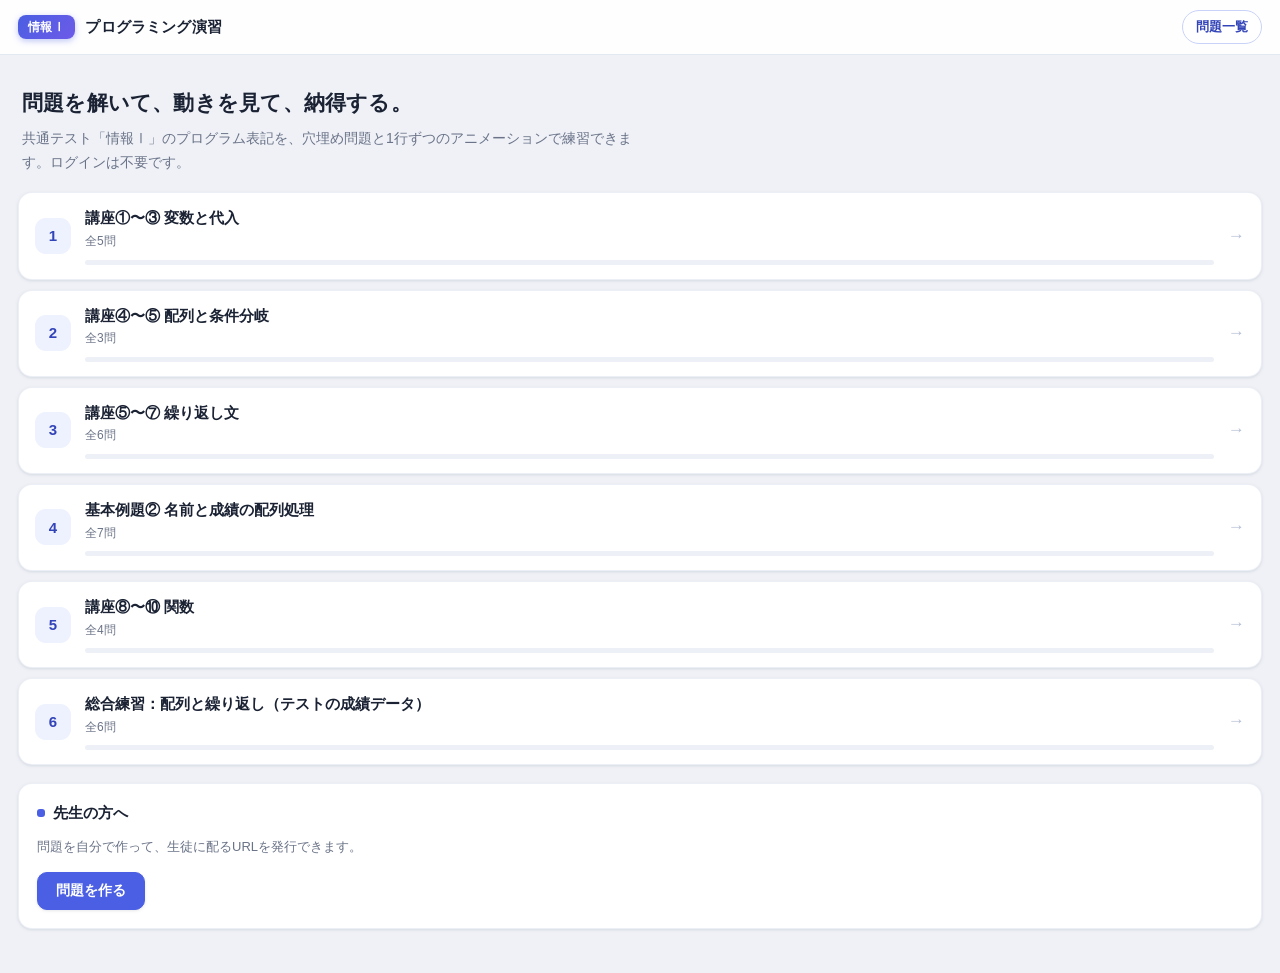
<file: index.html>
<!DOCTYPE html>
<html lang="ja">
<head>
<meta charset="utf-8">
<meta name="viewport" content="width=device-width, initial-scale=1, viewport-fit=cover">
<title>共通テスト情報Ⅰ プログラミング演習</title>
<link rel="stylesheet" href="style.css?v=10">
</head>
<body>

<div class="topbar">
  <span class="brand">情報Ⅰ</span>
  <h1>プログラミング演習</h1>
  <span class="sub" id="setname"></span>
  <span class="spacer"></span>
  <a href="#/" id="homelink">問題一覧</a>
</div>

<div class="wrap" id="app"></div>

<div class="tray" id="tray" hidden>
  <div class="trayhead" id="trayhead">
    <span class="traytitle">選択肢</span>
    <span class="traytip" id="traytip">タップして選ぶ → 空欄をタップ（長押しでドラッグ）</span>
    <button class="traytoggle" id="traytoggle" aria-label="選択肢の開閉">▼</button>
  </div>
  <div class="chips" id="chips"></div>
</div>

<script src="codec.js?v=10"></script>
<script src="dncl.js?v=10"></script>
<script src="problems.js?v=10"></script>
<script src="app.js?v=10"></script>
</body>
</html>
</file>
<file: style.css>
/* =========================================================================
   共通テスト情報Ⅰ プログラミング演習 — デザインシステム
   -------------------------------------------------------------------------
   ・基調: インディゴ（操作・構造） / アンバー（実行アニメの注目色）
   ・カードは角丸14px＋淡い影。罫線は最小限にして余白で区切る
   ・紙芝居ヒントはモーダル（.kmodal）で表示し、問題画面を散らかさない
   ========================================================================= */
:root {
  --pri: #4a5fe3;
  --pri-d: #3244b8;
  --pri-l: #eef1fe;
  --pri-line: #c9d2f8;
  --acc: #f59e0b;
  --acc-d: #b45309;
  --acc-l: #fef3df;
  --ok: #17a34a;
  --ok-l: #e7f8ee;
  --ng: #e0434f;
  --ng-l: #fdecee;
  --bg: #eff1f7;
  --card: #ffffff;
  --line: #e4e8f1;
  --text: #1a2233;
  --muted: #6a7387;
  --code-bg: #131b2e;
  --code-fg: #e8edf7;
  --sh-sm: 0 1px 2px rgba(23, 30, 54, .05), 0 1px 4px rgba(23, 30, 54, .06);
  --sh-md: 0 4px 10px rgba(23, 30, 54, .07), 0 2px 4px rgba(23, 30, 54, .05);
  --sh-lg: 0 18px 50px rgba(15, 23, 42, .28);
  --r-card: 14px;
  --r-btn: 10px;
  --mono: "SFMono-Regular", Consolas, "Liberation Mono", Menlo, "Courier New", monospace;
  --sans: -apple-system, BlinkMacSystemFont, "Hiragino Sans", "Hiragino Kaku Gothic ProN", "Noto Sans JP", sans-serif;
}

* { box-sizing: border-box; }
html, body { margin: 0; padding: 0; }
body {
  font-family: var(--sans);
  background: var(--bg);
  color: var(--text);
  line-height: 1.7;
  -webkit-text-size-adjust: 100%;
}
code { font-family: var(--mono); background: #eaeef7; padding: 1px 6px; border-radius: 5px; font-size: .92em; }
a { color: var(--pri-d); }
:focus-visible { outline: 2px solid var(--pri); outline-offset: 2px; }

/* ---------- header ---------- */
.topbar {
  background: rgba(255, 255, 255, .92);
  -webkit-backdrop-filter: blur(10px); backdrop-filter: blur(10px);
  color: var(--text);
  padding: 10px 18px;
  display: flex; align-items: center; gap: 10px;
  flex-wrap: wrap;
  border-bottom: 1px solid var(--line);
  position: sticky; top: 0; z-index: 40;
}
.topbar .brand {
  font-size: 12px; font-weight: 800; letter-spacing: .04em;
  color: #fff; background: linear-gradient(135deg, var(--pri) 0%, #6d5ae8 100%);
  border-radius: 8px; padding: 3px 10px; line-height: 1.5;
  box-shadow: 0 2px 6px rgba(74, 95, 227, .35);
}
.topbar h1 { font-size: 15px; margin: 0; font-weight: 700; letter-spacing: .01em; }
.topbar .sub { font-size: 12px; color: var(--muted); }
.topbar .spacer { flex: 1; }
.topbar a {
  color: var(--pri-d); text-decoration: none; font-size: 13px; font-weight: 600;
  padding: 5px 13px; border-radius: 999px; border: 1px solid var(--pri-line); background: #fff;
}
.topbar a:hover { background: var(--pri-l); }

/* ---------- layout ---------- */
.wrap { max-width: 1280px; margin: 0 auto; padding: 20px 18px calc(var(--trayh, 170px) + 28px); }
.cols { display: grid; grid-template-columns: minmax(0, 1.05fr) minmax(0, .95fr); gap: 18px; align-items: start; }
@media (max-width: 980px) { .cols { grid-template-columns: minmax(0, 1fr); } }
.cols > div { min-width: 0; }

.card {
  background: var(--card);
  border: 1px solid rgba(228, 232, 241, .7);
  border-radius: var(--r-card);
  padding: 18px;
  margin-bottom: 16px;
  box-shadow: var(--sh-sm);
}
.card h2 {
  display: flex; align-items: center; gap: 8px;
  font-size: 15px; margin: 0 0 12px; font-weight: 700;
  line-height: 1.4;
}
.card h2::before {
  content: ''; flex: 0 0 auto;
  width: 8px; height: 8px; border-radius: 3px;
  background: var(--pri);
}
.card h3 { font-size: 12.5px; margin: 18px 0 6px; color: var(--muted); font-weight: 700; letter-spacing: .02em; }
.q-text { font-size: 15px; margin: 0 0 4px; }

/* ---------- 問題タブ（qnav） ---------- */
.qnav { display: flex; gap: 6px; flex-wrap: wrap; margin-bottom: 16px; }
.qnav a {
  display: inline-flex; align-items: center; gap: 6px;
  padding: 6px 13px; border-radius: 999px; font-size: 13px;
  background: #fff; border: 1px solid var(--line); color: var(--text);
  text-decoration: none; box-shadow: var(--sh-sm);
}
.qnav a.cur { background: var(--pri); color: #fff; border-color: var(--pri); font-weight: 700; }
.qnav a .dot { width: 7px; height: 7px; border-radius: 50%; background: #cbd3e3; display: inline-block; }
.qnav a.cur .dot { background: rgba(255, 255, 255, .55); }
.qnav a.done .dot { background: var(--ok); }

/* ---------- data table ---------- */
table.data { border-collapse: collapse; font-size: 13px; margin: 10px 0 0; }
table.data th, table.data td { border: 1px solid var(--line); padding: 5px 13px; text-align: center; }
table.data th { background: #f3f5fa; font-weight: 700; }
table.data td:first-child, table.data th:first-child { background: #f8f9fd; font-weight: 700; }

/* ---------- code ---------- */
.codebox {
  background: var(--code-bg); color: var(--code-fg);
  border-radius: 12px; padding: 12px 0; overflow-x: auto;
  font-family: var(--mono); font-size: 14px; line-height: 1.9;
}
.cl {
  display: flex; align-items: flex-start; gap: 10px;
  padding: 1px 14px; white-space: pre; transition: background .18s, transform .18s;
  transform-origin: left center; border-left: 3px solid transparent;
}
.cl .ln { color: #5d6a85; user-select: none; flex: 0 0 auto; font-size: 12px; padding-top: 3px; }
.cl .ct { flex: 1 1 auto; }
.cl.active {
  background: rgba(245, 158, 11, .16);
  border-left-color: var(--acc);
  transform: scale(1.025);
}
.cl.done-flash { background: rgba(74, 95, 227, .18); }
.tok-str { color: #9ecbff; }
.tok-num { color: #f6bd7d; }
.tok-kw { color: #ff9dc0; }
.tok-fn { color: #7ee0c0; }
.tok-cmt { color: #7d8a99; }

/* ---------- slots（コード中の空欄） ---------- */
.slot {
  display: inline-block; min-width: 88px; padding: 0 8px;
  background: #263352; border: 2px dashed #7e93bd; border-radius: 6px;
  color: #cfdcf2; text-align: center; cursor: pointer;
  vertical-align: baseline; font-family: var(--mono);
  touch-action: none;   /* 空欄からつまみ出すのもすぐできるように */
}
.slot .ph { color: #8ba0c4; font-size: 12px; }
.slot.filled { background: #3a50c9; border: 2px solid #8fa3ff; color: #fff; }
.slot.over { background: var(--acc); border-color: #fff; color: #fff; }
.slot.correct { background: #14603a; border: 2px solid #46c185; }
.slot.wrong { background: #7a2731; border: 2px solid #e07c86; }
/* 選択肢を選んでいる間、入れられる空欄を光らせる */
.slot.awaiting { border-color: var(--acc); animation: slotpulse 1.2s ease-in-out infinite; }
@keyframes slotpulse {
  0%, 100% { box-shadow: 0 0 0 0 rgba(245, 158, 11, .6); }
  50% { box-shadow: 0 0 0 6px rgba(245, 158, 11, 0); }
}

/* ---------- 選択肢トレイ ---------- */
.tray {
  position: fixed; left: 0; right: 0; bottom: 0; z-index: 30;
  background: rgba(255, 255, 255, .96);
  -webkit-backdrop-filter: blur(10px); backdrop-filter: blur(10px);
  border-top: 1px solid var(--line);
  border-radius: 18px 18px 0 0;
  box-shadow: 0 -6px 24px rgba(23, 30, 54, .12);
  padding-bottom: env(safe-area-inset-bottom);
}
.trayhead {
  display: flex; align-items: center; gap: 10px;
  padding: 9px 16px;
  border-bottom: 1px solid var(--line);
}
.traytitle {
  font-size: 12.5px; font-weight: 800; color: var(--pri-d);
  background: var(--pri-l); border: 1px solid var(--pri-line);
  border-radius: 999px; padding: 2px 12px;
  flex: 0 0 auto;
}
.traytip { font-size: 11.5px; color: var(--muted); flex: 1 1 auto; line-height: 1.4; }
.traytoggle { flex: 0 0 auto; padding: 4px 11px; font-size: 12px; border-radius: 999px; }

.chips {
  display: flex; flex-wrap: wrap; gap: 8px;
  padding: 12px 16px 14px;
  max-height: 150px; overflow-y: auto;
  -webkit-overflow-scrolling: touch; overscroll-behavior: contain;
}
.tray.collapsed .chips { display: none; }

.chip {
  display: inline-flex; align-items: center; gap: 8px;
  font-family: var(--mono); font-size: 13.5px;
  padding: 7px 13px 7px 7px; border-radius: 10px;
  background: #fff; border: 1.5px solid var(--pri-line); color: var(--pri-d);
  cursor: grab; white-space: nowrap;
  box-shadow: var(--sh-sm);
  transition: transform .12s, background .12s;
  touch-action: none;                  /* 全部見えているとき＝触ってすぐドラッグ */
}
/* はみ出してスクロールが必要なときだけ、上下スワイプをスクロールに譲る */
.chips.scrollable .chip { touch-action: pan-y; }
/* 長押ししたときに文字選択・コピーメニュー・虫めがねが出ないようにする */
.chip, .slot, .trayhead, .ghost {
  -webkit-user-select: none; -moz-user-select: none; -ms-user-select: none; user-select: none;
  -webkit-touch-callout: none;
  -webkit-tap-highlight-color: transparent;
}
.chip:active { background: var(--pri-l); }
.chip.pressing { transform: scale(.96); background: var(--pri-l); }
.chip .cnum {
  font-family: var(--sans); font-weight: 700; font-size: 12px;
  color: #fff; background: var(--pri); border-radius: 6px;
  min-width: 23px; height: 21px; line-height: 21px; text-align: center;
}
.chip.selected { background: var(--acc-l); border-color: var(--acc); color: var(--acc-d); }
.chip.selected .cnum { background: var(--acc); }
.chip.lifting { opacity: .3; transform: none; }
body.dragging, body.dragging * {
  -webkit-user-select: none !important; -moz-user-select: none !important; user-select: none !important;
  -webkit-touch-callout: none;
}

.ghost {
  position: fixed; z-index: 100; pointer-events: none;
  font-family: var(--mono); font-size: 13.5px;
  padding: 8px 13px; border-radius: 10px;
  background: var(--acc); color: #fff; box-shadow: 0 8px 22px rgba(0, 0, 0, .3);
  transform: translate(-50%, -50%) scale(1.06);
}

/* ---------- buttons ---------- */
.btns { display: flex; gap: 8px; flex-wrap: wrap; margin-top: 14px; }
button {
  font-family: var(--sans); font-size: 14px;
  padding: 9px 18px; border-radius: var(--r-btn); border: 1px solid var(--line);
  background: #fff; color: var(--text); cursor: pointer;
  box-shadow: var(--sh-sm);
  transition: background .12s, transform .06s, box-shadow .12s;
}
button:hover { background: #f6f8fc; }
button:active { transform: translateY(1px); }
button.primary { background: var(--pri); border-color: var(--pri); color: #fff; font-weight: 700; }
button.primary:hover { background: var(--pri-d); }
button.accent { background: var(--acc); border-color: var(--acc); color: #fff; font-weight: 700; }
button.accent:hover { filter: brightness(.94); }
button:disabled { opacity: .45; cursor: default; box-shadow: none; }
button.icon { padding: 7px 12px; font-size: 15px; }

/* ヒントボタン（控えめだが見つけやすい） */
button.hint {
  display: inline-flex; align-items: center; gap: 8px;
  background: var(--pri-l); border: 1px solid var(--pri-line); color: var(--pri-d);
  font-weight: 700;
}
button.hint:hover { background: #e2e8fd; }
.hint-ic {
  display: inline-flex; align-items: center; justify-content: center;
  width: 20px; height: 20px; border-radius: 50%;
  background: var(--pri); color: #fff; font-size: 12.5px; font-weight: 800;
}

/* ---------- result ---------- */
.result { margin-top: 14px; padding: 13px 15px; border-radius: 10px; font-size: 14px; display: none; }
.result.show { display: block; }
.result.ok { background: var(--ok-l); border: 1px solid #bfe8cf; }
.result.ng { background: var(--ng-l); border: 1px solid #f5c8cd; }
.result h4 { margin: 0 0 6px; font-size: 15px; }
.result.ok h4 { color: #12703a; }
.result.ng h4 { color: #b3313c; }
.result ul { margin: 6px 0 0; padding-left: 20px; }
.result li { margin-bottom: 5px; }
.result .bno { font-family: var(--mono); font-weight: 700; }
.hintbox { margin-top: 10px; padding: 10px 12px; background: var(--acc-l); border-left: 4px solid var(--acc); font-size: 13.5px; display: none; }
.hintbox.show { display: block; }

/* ---------- animation panel ---------- */
.anim-ctrl { display: flex; align-items: center; gap: 6px; flex-wrap: wrap; margin-bottom: 10px; }
.anim-ctrl input[type=range] { width: 110px; accent-color: var(--acc); }
.anim-ctrl .pos { font-size: 12px; color: var(--muted); font-family: var(--mono); }
.narration {
  min-height: 62px; padding: 12px 14px; border-radius: 10px;
  background: var(--acc-l); border: 1px solid #f6dfae;
  font-size: 14px;
}
.narration .badge {
  display: inline-block; font-size: 11px; font-weight: 700; padding: 1px 9px; border-radius: 999px;
  background: var(--acc); color: #fff; margin-right: 8px; vertical-align: 1px;
}
.narration.err { background: var(--ng-l); border-color: #f5c8cd; }

.vars { margin-top: 12px; }
.vrow { display: flex; align-items: center; gap: 10px; margin-bottom: 8px; flex-wrap: wrap; }
.vname { font-family: var(--mono); font-size: 13px; color: var(--muted); min-width: 110px; }
.vval {
  font-family: var(--mono); font-size: 14px; font-weight: 600;
  background: #f1f4fa; border: 1px solid var(--line); border-radius: 7px;
  padding: 3px 12px; min-width: 46px; text-align: center;
  transition: background .25s, transform .25s;
}
.vval.hit { background: var(--acc); color: #fff; transform: scale(1.16); }

.arr { display: flex; gap: 3px; flex-wrap: wrap; }
.cellwrap { display: flex; flex-direction: column; align-items: center; }
.cellwrap .ix { font-size: 10px; color: var(--muted); font-family: var(--mono); }
.cell {
  font-family: var(--mono); font-size: 13px;
  min-width: 44px; padding: 5px 6px; text-align: center;
  border: 1px solid var(--line); background: #fff; border-radius: 6px;
  transition: background .25s, transform .25s, border-color .25s;
}
.cell.hit { background: var(--acc); color: #fff; border-color: var(--acc); transform: scale(1.14); }
.cell.cursor { border-color: var(--pri); box-shadow: 0 0 0 2px var(--pri-l); }

.console {
  margin-top: 12px; background: #0c1322; color: #b9f5c9;
  border-radius: 10px; padding: 10px 12px; font-family: var(--mono); font-size: 13px;
  min-height: 64px; max-height: 190px; overflow-y: auto; white-space: pre-wrap;
}
.console .ph { color: #5b6b7a; }
.console .cline.new { animation: consin .5s ease-out; }
@keyframes consin {
  from { background: rgba(185, 245, 201, .4); color: #fff; }
}

/* ---------- アニメーション演出 ---------- */
/* デスクトップでは実行パネルを追従させ、常に視界に入れる */
@media (min-width: 981px) {
  #animpanel { position: sticky; top: 62px; }
}

/* 進捗バー */
.pbar { height: 4px; background: #e6eaf3; border-radius: 2px; margin-bottom: 10px; overflow: hidden; }
.pbar i { display: block; height: 100%; width: 0; background: var(--acc); transition: width .25s ease-out; }

/* 実行中の行の右端に出る結果バッジ（total ← 50 ／ ○真 ／ i = 2） */
.lbadge {
  display: inline-block; margin-left: 12px; padding: 0 9px;
  border-radius: 6px; font-family: var(--sans); font-size: 11.5px;
  font-weight: 700; line-height: 1.8; vertical-align: 1px; white-space: nowrap;
  animation: badgein .22s ease-out;
}
@keyframes badgein {
  from { opacity: 0; transform: translateY(-5px) scale(.85); }
}
.lbadge.b-assign { background: var(--acc); color: #fff; }
.lbadge.b-true { background: var(--ok); color: #fff; }
.lbadge.b-false { background: #5b6b7a; color: #fff; }
.lbadge.b-loop { background: var(--pri); color: #fff; }
.lbadge.b-out { background: #0c1322; color: #b9f5c9; border: 1px solid #2b3746; }
.lbadge.b-fn { background: #6d5ae8; color: #fff; }

/* 実行行から代入先へ飛ぶ値トークン */
.fly {
  position: fixed; z-index: 90; pointer-events: none;
  font-family: var(--mono); font-size: 13px; font-weight: 700;
  background: var(--acc); color: #fff;
  padding: 3px 11px; border-radius: 13px;
  box-shadow: 0 4px 14px rgba(245, 158, 11, .5);
  transform: translate(-50%, -50%);
  max-width: 60vw; overflow: hidden; text-overflow: ellipsis; white-space: nowrap;
}

/* 変数パネルの「読んだ場所」（青） 。「変わった場所」はオレンジの .hit */
.cell.src { background: var(--pri-l); border-color: var(--pri); }
.vval.src { background: var(--pri-l); border-color: var(--pri); }

/* 凡例 */
.legend { font-weight: 400; font-size: 11px; color: var(--muted); margin-left: 6px; }
.legend .lg {
  display: inline-block; width: 10px; height: 10px; border-radius: 3px;
  margin: 0 3px 0 8px; vertical-align: -1px;
}
.legend .lg.src { background: var(--pri-l); border: 1px solid var(--pri); }
.legend .lg.dst { background: var(--acc); }

/* 配列カーソルの名前ラベル（セルの下に ▲ i と出す） */
.cellwrap { position: relative; }
.arr { padding-bottom: 15px; }
.curlabel {
  position: absolute; top: 100%; left: 50%; transform: translateX(-50%);
  font-family: var(--mono); font-size: 10.5px; font-weight: 700;
  color: var(--pri-d); white-space: nowrap; line-height: 1.4;
}

/* ナレーションの種別バッジ色分けと変化チップ */
.narration .badge.k-assign { background: var(--acc); }
.narration .badge.k-cond { background: var(--pri); }
.narration .badge.k-loop { background: var(--pri-d); }
.narration .badge.k-out { background: #0c1322; }
.narration .badge.k-fn { background: #6d5ae8; }
.ndiff {
  margin-top: 8px; display: flex; align-items: center; gap: 8px; flex-wrap: wrap;
  font-family: var(--mono); font-size: 14.5px;
}
.ndiff .dn { font-weight: 700; color: var(--pri-d); }
.ndiff .old { color: var(--muted); text-decoration: line-through; }
.ndiff .ar { color: var(--muted); }
.ndiff .new { font-weight: 700; background: var(--acc); color: #fff; border-radius: 6px; padding: 0 9px; }
.verdict { font-family: var(--sans); font-weight: 700; font-size: 13px; padding: 1px 10px; border-radius: 6px; }
.verdict.v-ok { background: var(--ok-l); color: var(--ok); border: 1px solid var(--ok); }
.verdict.v-ng { background: #f1f4fa; color: #6a7387; border: 1px solid #cbd3e3; }

@media (prefers-reduced-motion: reduce) {
  .lbadge { animation: none; }
  .fly { display: none; }
  .console .cline.new { animation: none; }
}

/* ---------- home（問題セット一覧） ---------- */
.home-hero { padding: 10px 4px 18px; }
.home-hero h2 { font-size: 21px; margin: 0 0 6px; font-weight: 800; letter-spacing: .01em; }
.home-hero p { margin: 0; color: var(--muted); font-size: 14px; max-width: 620px; }

.setlist { display: flex; flex-direction: column; gap: 10px; margin-bottom: 18px; }
.setcard {
  display: flex; align-items: center; gap: 14px;
  background: #fff; border: 1px solid rgba(228, 232, 241, .7);
  border-radius: var(--r-card); padding: 14px 16px;
  text-decoration: none; color: var(--text);
  box-shadow: var(--sh-sm);
  transition: box-shadow .15s, transform .15s, border-color .15s;
}
.setcard:hover { box-shadow: var(--sh-md); transform: translateY(-1px); border-color: var(--pri-line); }
.setno {
  flex: 0 0 auto; width: 36px; height: 36px; border-radius: 11px;
  display: flex; align-items: center; justify-content: center;
  background: var(--pri-l); color: var(--pri-d);
  font-weight: 800; font-size: 15px;
}
.setcard.done .setno { background: var(--ok-l); color: var(--ok); }
.setbody { flex: 1 1 auto; min-width: 0; display: flex; flex-direction: column; gap: 2px; }
.setbody b { font-size: 15px; line-height: 1.45; }
.setmeta { font-size: 12px; color: var(--muted); overflow: hidden; text-overflow: ellipsis; white-space: nowrap; }
.setbar { display: block; height: 5px; border-radius: 3px; background: #edf0f7; margin-top: 6px; overflow: hidden; }
.setbar i { display: block; height: 100%; background: linear-gradient(90deg, var(--pri), #6d5ae8); border-radius: 3px; }
.setgo { flex: 0 0 auto; color: #b6bfd4; font-size: 17px; font-weight: 700; }
.setcard:hover .setgo { color: var(--pri); }

/* ---------- misc ---------- */
.muted { color: var(--muted); font-size: 13px; }
.list a {
  display: block; padding: 12px 14px; background: #fff; border: 1px solid var(--line);
  border-radius: 10px; margin-bottom: 8px; text-decoration: none; color: var(--text);
}
.list a:hover { border-color: var(--pri); }
.list a b { display: block; font-size: 15px; }
.pager { display: flex; justify-content: space-between; gap: 8px; margin-top: 4px; }

/* teacher */
.field { margin-bottom: 14px; }
.field label { display: block; font-size: 13px; font-weight: 600; margin-bottom: 4px; }
.field .desc { font-size: 12px; color: var(--muted); margin-bottom: 5px; }
input[type=text], textarea, select {
  width: 100%; padding: 8px 11px; border: 1px solid var(--line); border-radius: 9px;
  font-family: var(--sans); font-size: 14px; background: #fff;
}
input[type=text]:focus, textarea:focus, select:focus { outline: 2px solid var(--pri-line); border-color: var(--pri); }
textarea.code { font-family: var(--mono); font-size: 13.5px; line-height: 1.8; }
.urlout {
  word-break: break-all; font-family: var(--mono); font-size: 12px;
  background: #f8f9fd; border: 1px solid var(--line); border-radius: 9px; padding: 10px;
}

/* =========================================================================
   スマホ表示（ここを優先して調整する）
   ========================================================================= */
.only-sp { display: none; }
.nav-short { display: none; }
.tablewrap { overflow-x: auto; -webkit-overflow-scrolling: touch; }
.codebox { -webkit-overflow-scrolling: touch; }
.anim-head { display: flex; align-items: center; justify-content: space-between; gap: 8px; }
.anim-head h2 { margin-bottom: 0; }

@media (max-width: 980px) {
  .only-sp { display: inline-block; }
  .hide-sp { display: none !important; }
  .nav-full { display: none; }
  .nav-short { display: inline; font-weight: 600; }

  .topbar { padding: 9px 12px; }
  .topbar h1 { font-size: 14px; }
  .topbar .sub { display: none; }

  .wrap { padding: 14px 12px calc(var(--trayh, 190px) + 20px); }
  .card { padding: 14px; margin-bottom: 12px; }
  .card h2 { font-size: 14.5px; }
  .card h3 { margin: 12px 0 5px; }
  .q-text { font-size: 14.5px; }
  .result { font-size: 13.5px; }

  .home-hero { padding: 4px 2px 14px; }
  .home-hero h2 { font-size: 18px; }
  .setcard { padding: 12px 13px; gap: 11px; }
  .setno { width: 32px; height: 32px; border-radius: 9px; font-size: 14px; }

  /* 問題ナビは番号だけの1行スクロール */
  .qnav { flex-wrap: nowrap; overflow-x: auto; padding-bottom: 4px; -webkit-overflow-scrolling: touch; }
  .qnav a { flex: 0 0 auto; padding: 8px 15px; font-size: 14px; justify-content: center; }

  /* コードとスロット（指で押しやすく） */
  .codebox { font-size: 13px; line-height: 2.1; }
  .cl { padding: 1px 10px; scroll-margin-top: 64px; scroll-margin-bottom: 58vh; }
  .slot { min-width: 74px; padding: 2px 9px; }

  /* 選択肢トレイ：見出しをつけて「選択肢」だと分かるようにし、中身はスクロールできるようにする */
  .trayhead { padding: 8px 13px; gap: 8px; }
  .traytitle { font-size: 12px; padding: 2px 10px; }
  .traytip { font-size: 11px; }
  .chips { padding: 10px 12px 12px; max-height: 42vh; gap: 7px; }
  .chip { padding: 9px 12px 9px 7px; font-size: 13.5px; }
  .chip .cnum { min-width: 24px; height: 22px; line-height: 22px; }

  button { padding: 10px 16px; }
  .btns { gap: 7px; }
  .pager button { font-size: 13px; padding: 9px 12px; }

  /* 実行パネルを画面下からせり出させ、コードと同時に見えるようにする */
  body.anim-open #animpanel {
    position: fixed; left: 0; right: 0; bottom: 0; z-index: 36;
    max-height: 56vh; overflow-y: auto; background: #fff;
    border-top: 2px solid var(--acc);
    border-radius: 18px 18px 0 0;
    box-shadow: 0 -6px 24px rgba(0, 0, 0, .18);
    -webkit-overflow-scrolling: touch;
    padding-bottom: env(safe-area-inset-bottom);
  }
  body.anim-open #animpanel > .card { margin: 0; border: 0; border-radius: 0; box-shadow: none; }
  body.anim-open .tray { display: none; }
  body.anim-open .wrap { padding-bottom: 62vh; }

  .closeanim { padding: 6px 12px; font-size: 13px; }
  .anim-ctrl { gap: 5px; }
  .anim-ctrl input[type=range] { width: 84px; }
  .narration { font-size: 14px; min-height: auto; padding: 10px 12px; }
  .vrow { margin-bottom: 7px; }
  .vval { font-size: 14px; }
  .cell { min-width: 40px; font-size: 12.5px; }
  .console { max-height: 112px; min-height: 44px; font-size: 12.5px; }
}

@supports (max-height: 100dvh) {
  @media (max-width: 980px) {
    body.anim-open #animpanel { max-height: 56dvh; }
    body.anim-open .wrap { padding-bottom: 62dvh; }
    .cl { scroll-margin-bottom: 58dvh; }
  }
}

@media (max-width: 520px) {
  .codebox { font-size: 12.2px; }
  .cl .ln { font-size: 11px; }
  .cell { min-width: 36px; padding: 4px 5px; }
  .cellwrap .ix { font-size: 9.5px; }
  .vname { min-width: 82px; font-size: 12px; }
  table.data th, table.data td { padding: 4px 9px; font-size: 12.5px; }
}

/* ===================== ヒントモーダル（解き方の紙芝居） ===================== */
body.kami-open { overflow: hidden; }
.kmodal {
  position: fixed; inset: 0; z-index: 60;
  display: flex; align-items: center; justify-content: center;
  padding: 18px;
}
.kmodal[hidden] { display: none; }
.kmodal-back {
  position: absolute; inset: 0;
  background: rgba(15, 23, 42, .55);
  -webkit-backdrop-filter: blur(3px); backdrop-filter: blur(3px);
  animation: kfade .2s ease-out;
}
@keyframes kfade { from { opacity: 0; } }
.kmodal-panel {
  position: relative; width: min(720px, 100%);
  max-height: calc(100vh - 48px); overflow-y: auto;
  background: #fff; border-radius: 18px;
  padding: 16px 20px 18px;
  box-shadow: var(--sh-lg);
  animation: kpop .24s cubic-bezier(.2, .9, .3, 1.2);
}
@keyframes kpop { from { opacity: 0; transform: translateY(16px) scale(.97); } }
.kmodal-head { display: flex; align-items: center; justify-content: space-between; gap: 10px; margin-bottom: 12px; }
.kmodal-head h3 {
  display: flex; align-items: center; gap: 8px;
  margin: 0; font-size: 15px; font-weight: 800; color: var(--text);
}
.kmodal-head h3::before {
  content: '?'; flex: 0 0 auto;
  display: inline-flex; align-items: center; justify-content: center;
  width: 22px; height: 22px; border-radius: 50%;
  background: var(--pri); color: #fff; font-size: 13.5px;
}
.kclose {
  flex: 0 0 auto; width: 34px; height: 34px; padding: 0;
  border-radius: 50%; border: 1px solid var(--line); background: #fff;
  font-size: 14px; line-height: 1; color: var(--muted);
}
.kclose:hover { background: #f1f4fa; color: var(--text); }

/* ---- 紙芝居本体 ---- */
.kami { display: flex; align-items: stretch; gap: 10px; }
.knav {
  flex: 0 0 auto; align-self: center;
  width: 46px; height: 46px; border-radius: 50%;
  border: 2px solid var(--pri); background: #fff; color: var(--pri-d);
  font-size: 18px; font-weight: 700; padding: 0; line-height: 1;
  box-shadow: 0 2px 8px rgba(74, 95, 227, .28);
  transition: background .15s, color .15s, transform .1s, box-shadow .15s;
}
.knav:hover { background: var(--pri); color: #fff; }
.knav:active { transform: scale(.9); }
.knav:disabled { opacity: .25; box-shadow: none; background: #fff; color: var(--pri-d); }
.knav.sm { width: 38px; height: 38px; font-size: 15px; box-shadow: 0 1px 4px rgba(74, 95, 227, .28); }
.kstage {
  flex: 1 1 auto; min-width: 0; min-height: 210px;
  background: #f7f8fd; border: 1px solid var(--line); border-radius: 12px;
  padding: 15px 17px; overflow: hidden; cursor: pointer;
  -webkit-user-select: none; user-select: none;
  -webkit-tap-highlight-color: transparent; touch-action: pan-y;
}
.kslide { animation: kin .28s ease-out; }
.kslide.from-l { animation-name: kinl; }
@keyframes kin { from { opacity: 0; transform: translateX(26px); } }
@keyframes kinl { from { opacity: 0; transform: translateX(-26px); } }
.kslide h4 {
  margin: 0 0 10px; font-size: 14.5px; color: var(--pri-d);
  display: inline-block; padding-bottom: 5px; border-bottom: 2.5px solid var(--pri);
}
.kfoot { display: flex; align-items: center; justify-content: center; gap: 12px; margin-top: 12px; }
.kdots { display: flex; gap: 6px; }
.kdots i { width: 8px; height: 8px; border-radius: 50%; background: #cbd3e3; cursor: pointer; transition: all .2s; }
.kdots i.on { background: var(--pri); width: 22px; border-radius: 4px; }
.kpos { font-family: var(--mono); font-size: 12px; color: var(--muted); }

/* --- スライドの部品 --- */
.sl-row { display: flex; align-items: center; gap: 10px; flex-wrap: wrap; margin: 10px 0; }
.sl-box {
  display: inline-flex; flex-direction: column; align-items: stretch;
  border: 2px solid var(--pri); border-radius: 8px; background: #fff;
  min-width: 76px; overflow: hidden; text-align: center;
}
.sl-bn { font-size: 11px; font-family: var(--mono); background: var(--pri); color: #fff; padding: 1px 8px; white-space: nowrap; }
.sl-bv { font-family: var(--mono); font-weight: 700; font-size: 15.5px; padding: 4px 10px; }
.sl-ar {
  display: inline-flex; flex-direction: column; align-items: center;
  color: var(--acc-d); font-weight: 700; font-size: 19px; line-height: 1.05;
}
.sl-ar i { font-style: normal; font-size: 10.5px; color: var(--acc-d); }
.sl-big { font-family: var(--mono); font-weight: 700; font-size: 16.5px; margin: 10px 0; }
.sl-note {
  margin-top: 10px; padding: 9px 12px; background: var(--acc-l);
  border-left: 3px solid var(--acc); border-radius: 0 8px 8px 0;
  font-size: 13px; line-height: 1.7;
}
.sl-flow { display: flex; flex-direction: column; align-items: flex-start; gap: 4px; margin: 10px 0; }
.sl-flow > span {
  background: #fff; border: 1.5px solid var(--pri); border-radius: 7px;
  padding: 4px 12px; font-size: 13px; font-family: var(--mono);
}
.sl-flow > b { color: var(--acc-d); margin-left: 18px; line-height: 1; }
.sl-arr { display: inline-flex; align-items: flex-end; gap: 2px; }
.sl-an { font-family: var(--mono); font-size: 12px; color: var(--muted); margin-right: 6px; align-self: center; }
.sl-cell { display: inline-flex; flex-direction: column; align-items: center; }
.sl-cell i { font-style: normal; font-size: 10px; color: var(--muted); font-family: var(--mono); }
.sl-cell b {
  border: 1px solid var(--line); background: #fff; min-width: 38px;
  text-align: center; font-family: var(--mono); font-size: 13px; padding: 3px 5px;
}
.sl-cell.hi b { background: var(--acc); color: #fff; border-color: var(--acc); }

@media (max-width: 520px) {
  .kmodal { padding: 0; align-items: flex-end; }
  .kmodal-panel {
    width: 100%; border-radius: 18px 18px 0 0;
    max-height: calc(100vh - 36px);
    padding: 14px 14px calc(14px + env(safe-area-inset-bottom));
  }
  .kami { gap: 6px; }
  .knav { width: 40px; height: 40px; font-size: 16px; }
  .kstage { min-height: 185px; padding: 12px; }
  .sl-flow > span { font-size: 12px; }
}
@media (prefers-reduced-motion: reduce) {
  .kslide { animation: none; }
  .kmodal-back, .kmodal-panel { animation: none; }
}
</file>
